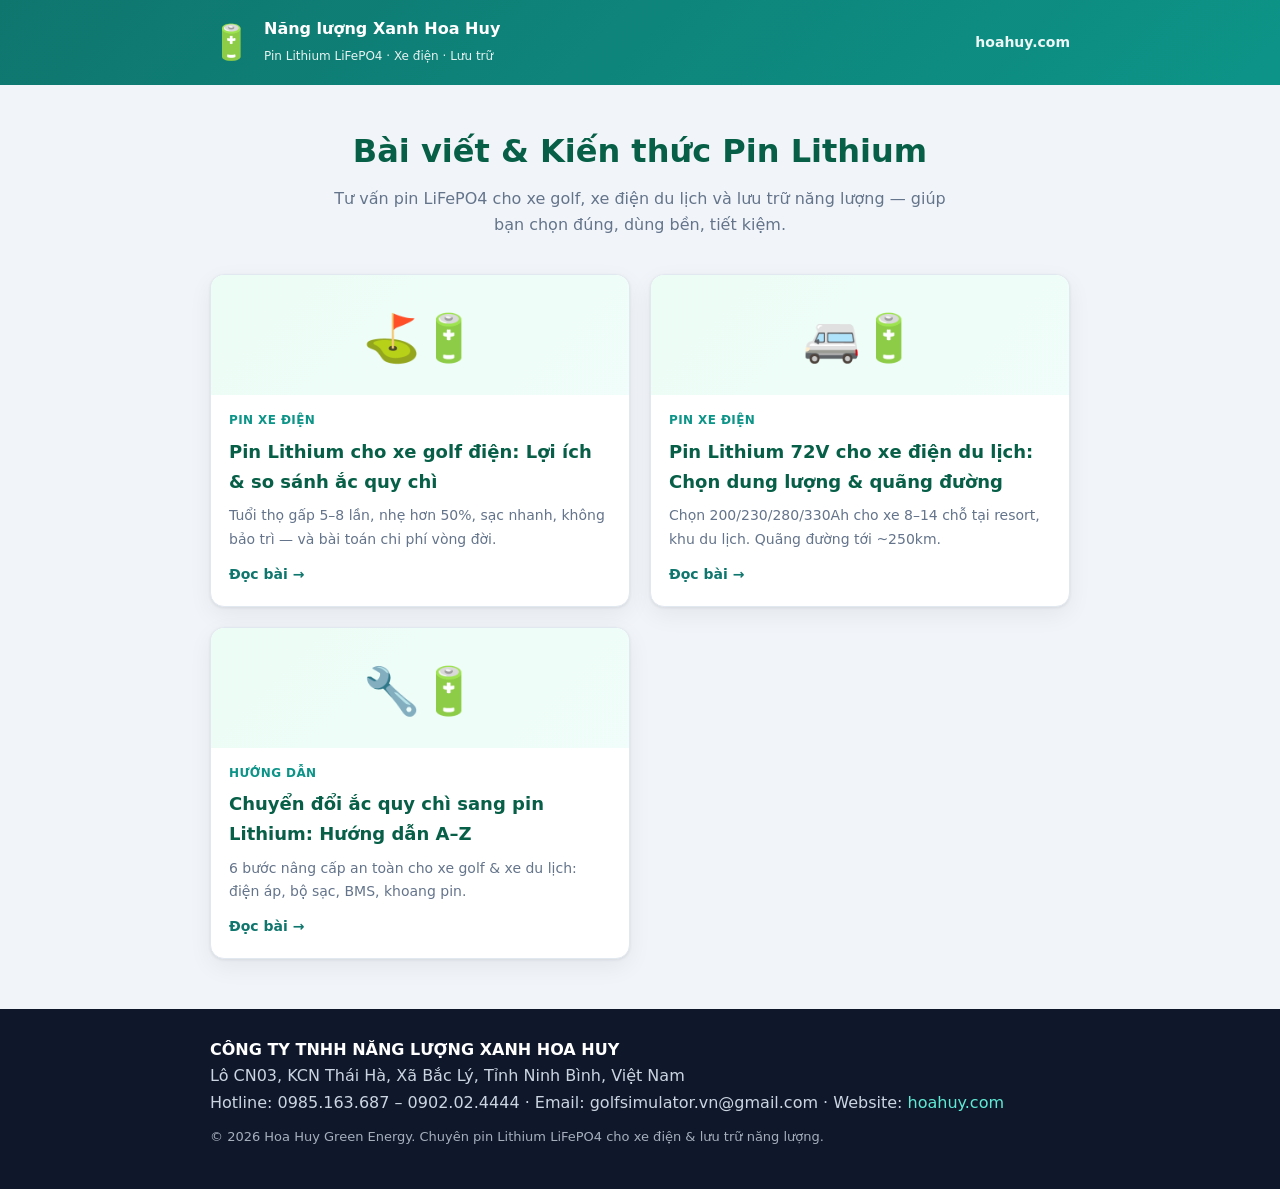
<file: bai-viet/index.html>
<!DOCTYPE html>
<html lang="vi">
<head>
<meta charset="UTF-8" />
<meta name="viewport" content="width=device-width, initial-scale=1.0" />
<title>Bài viết & Tin tức Pin Lithium xe điện | Năng lượng Xanh Hoa Huy</title>
<meta name="description" content="Kiến thức pin lithium LiFePO4 cho xe golf, xe điện du lịch: so sánh ắc quy chì, chọn dung lượng 72V, hướng dẫn chuyển đổi. Tư vấn bởi Hoa Huy Green Energy." />
<link rel="canonical" href="https://hoahuy.com/bai-viet/" />
<link rel="icon" href="data:image/svg+xml,<svg xmlns='http://www.w3.org/2000/svg' viewBox='0 0 100 100'><text y='.9em' font-size='90'>🔋</text></svg>" />
<link rel="stylesheet" href="style.css" />
</head>
<body>
<header class="site-header">
  <div class="header-inner">
    <a class="brand" href="index.html">
      <span class="brand-logo">🔋</span>
      <span><b>Năng lượng Xanh Hoa Huy</b><small>Pin Lithium LiFePO4 · Xe điện · Lưu trữ</small></span>
    </a>
    <nav><a href="https://hoahuy.com">hoahuy.com</a></nav>
  </div>
</header>

<div class="hero">
  <h1>Bài viết & Kiến thức Pin Lithium</h1>
  <p>Tư vấn pin LiFePO4 cho xe golf, xe điện du lịch và lưu trữ năng lượng — giúp bạn chọn đúng, dùng bền, tiết kiệm.</p>
</div>

<div class="wrap">
  <div class="card-grid">

    <a class="card" href="pin-lithium-xe-golf.html">
      <div class="thumb">⛳🔋</div>
      <div class="body">
        <span class="cat">Pin xe điện</span>
        <h2>Pin Lithium cho xe golf điện: Lợi ích & so sánh ắc quy chì</h2>
        <p>Tuổi thọ gấp 5–8 lần, nhẹ hơn 50%, sạc nhanh, không bảo trì — và bài toán chi phí vòng đời.</p>
        <span class="more">Đọc bài →</span>
      </div>
    </a>

    <a class="card" href="pin-lithium-xe-dien-du-lich-72v.html">
      <div class="thumb">🚐🔋</div>
      <div class="body">
        <span class="cat">Pin xe điện</span>
        <h2>Pin Lithium 72V cho xe điện du lịch: Chọn dung lượng & quãng đường</h2>
        <p>Chọn 200/230/280/330Ah cho xe 8–14 chỗ tại resort, khu du lịch. Quãng đường tới ~250km.</p>
        <span class="more">Đọc bài →</span>
      </div>
    </a>

    <a class="card" href="chuyen-doi-ac-quy-chi-sang-pin-lithium.html">
      <div class="thumb">🔧🔋</div>
      <div class="body">
        <span class="cat">Hướng dẫn</span>
        <h2>Chuyển đổi ắc quy chì sang pin Lithium: Hướng dẫn A–Z</h2>
        <p>6 bước nâng cấp an toàn cho xe golf & xe du lịch: điện áp, bộ sạc, BMS, khoang pin.</p>
        <span class="more">Đọc bài →</span>
      </div>
    </a>

  </div>
</div>

<footer class="site-footer">
  <div class="wrap">
    <b>CÔNG TY TNHH NĂNG LƯỢNG XANH HOA HUY</b><br />
    Lô CN03, KCN Thái Hà, Xã Bắc Lý, Tỉnh Ninh Bình, Việt Nam<br />
    Hotline: 0985.163.687 – 0902.02.4444 · Email: golfsimulator.vn@gmail.com · Website: <a href="https://hoahuy.com">hoahuy.com</a>
    <p class="small">© 2026 Hoa Huy Green Energy. Chuyên pin Lithium LiFePO4 cho xe điện & lưu trữ năng lượng.</p>
  </div>
</footer>
</body>
</html>
</file>
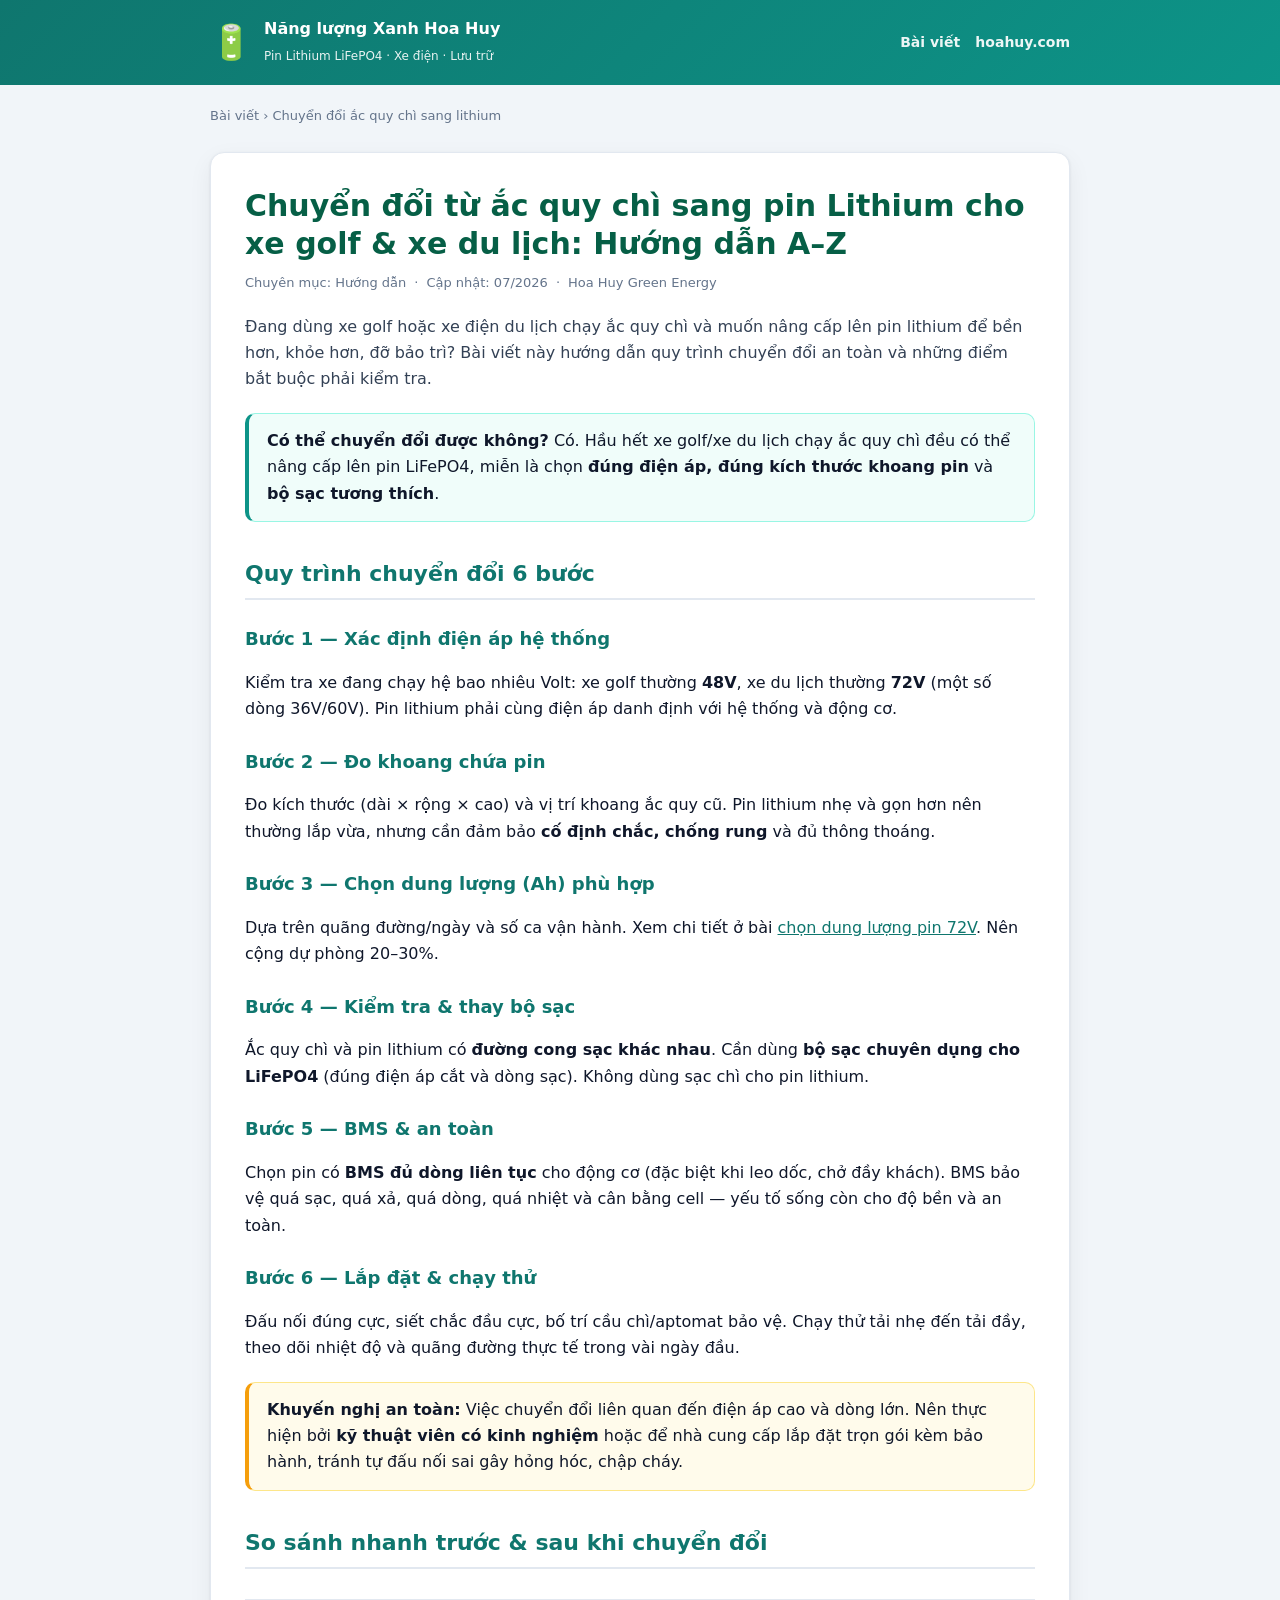
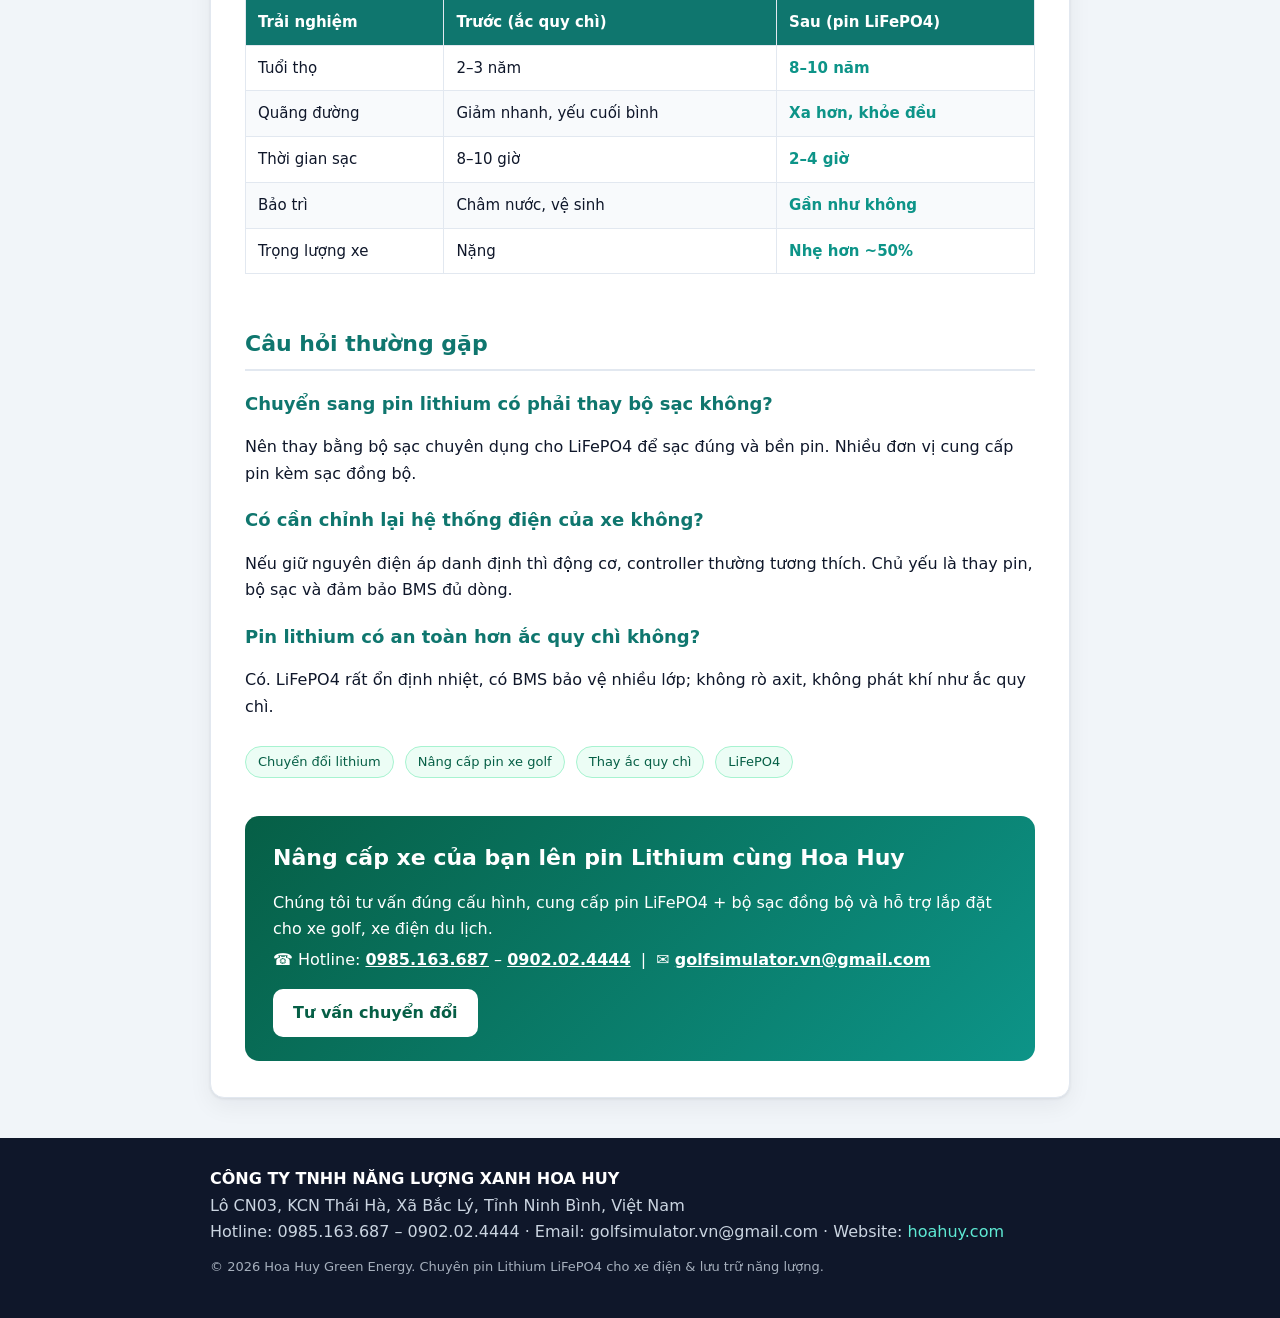
<file: bai-viet/chuyen-doi-ac-quy-chi-sang-pin-lithium.html>
<!DOCTYPE html>
<html lang="vi">
<head>
<meta charset="UTF-8" />
<meta name="viewport" content="width=device-width, initial-scale=1.0" />
<title>Chuyển đổi ắc quy chì sang pin Lithium cho xe golf & xe du lịch: Hướng dẫn A–Z | Hoa Huy</title>
<meta name="description" content="Hướng dẫn thay ắc quy chì bằng pin lithium LiFePO4 cho xe golf, xe điện du lịch: kiểm tra điện áp, bộ sạc, BMS, khoang pin, an toàn và bảo hành." />
<meta name="keywords" content="chuyển đổi ắc quy chì sang lithium, thay pin xe golf, nâng cấp pin lithium xe điện, độ pin lithium xe du lịch" />
<link rel="canonical" href="https://hoahuy.com/bai-viet/chuyen-doi-ac-quy-chi-sang-pin-lithium.html" />
<meta property="og:type" content="article" />
<meta property="og:title" content="Chuyển đổi ắc quy chì sang pin Lithium cho xe golf & xe du lịch: Hướng dẫn A–Z" />
<meta property="og:description" content="6 bước và các lưu ý an toàn khi nâng cấp từ ắc quy chì lên pin lithium LiFePO4 cho xe golf, xe điện du lịch." />
<link rel="icon" href="data:image/svg+xml,<svg xmlns='http://www.w3.org/2000/svg' viewBox='0 0 100 100'><text y='.9em' font-size='90'>🔋</text></svg>" />
<link rel="stylesheet" href="style.css" />
<script type="application/ld+json">
{
  "@context": "https://schema.org",
  "@type": "Article",
  "headline": "Chuyển đổi ắc quy chì sang pin Lithium cho xe golf & xe du lịch",
  "description": "Hướng dẫn từng bước nâng cấp từ ắc quy chì lên pin lithium LiFePO4 cho xe golf và xe điện du lịch.",
  "author": { "@type": "Organization", "name": "Công ty TNHH Năng lượng Xanh Hoa Huy" },
  "publisher": { "@type": "Organization", "name": "Hoa Huy Green Energy" },
  "inLanguage": "vi-VN"
}
</script>
</head>
<body>
<header class="site-header">
  <div class="header-inner">
    <a class="brand" href="index.html">
      <span class="brand-logo">🔋</span>
      <span><b>Năng lượng Xanh Hoa Huy</b><small>Pin Lithium LiFePO4 · Xe điện · Lưu trữ</small></span>
    </a>
    <nav><a href="index.html">Bài viết</a> &nbsp; <a href="https://hoahuy.com">hoahuy.com</a></nav>
  </div>
</header>

<div class="wrap">
  <p class="breadcrumb"><a href="index.html">Bài viết</a> › Chuyển đổi ắc quy chì sang lithium</p>
  <article class="article">
    <h1>Chuyển đổi từ ắc quy chì sang pin Lithium cho xe golf & xe du lịch: Hướng dẫn A–Z</h1>
    <div class="meta"><span>Chuyên mục: Hướng dẫn</span><span>Cập nhật: 07/2026</span><span>Hoa Huy Green Energy</span></div>

    <p class="lead">Đang dùng xe golf hoặc xe điện du lịch chạy ắc quy chì và muốn nâng cấp lên pin lithium để bền hơn, khỏe hơn, đỡ bảo trì? Bài viết này hướng dẫn quy trình chuyển đổi an toàn và những điểm bắt buộc phải kiểm tra.</p>

    <div class="callout">
      <b>Có thể chuyển đổi được không?</b> Có. Hầu hết xe golf/xe du lịch chạy ắc quy chì đều có thể nâng cấp lên pin LiFePO4, miễn là chọn <strong>đúng điện áp, đúng kích thước khoang pin</strong> và <strong>bộ sạc tương thích</strong>.
    </div>

    <h2>Quy trình chuyển đổi 6 bước</h2>

    <h3>Bước 1 — Xác định điện áp hệ thống</h3>
    <p>Kiểm tra xe đang chạy hệ bao nhiêu Volt: xe golf thường <strong>48V</strong>, xe du lịch thường <strong>72V</strong> (một số dòng 36V/60V). Pin lithium phải cùng điện áp danh định với hệ thống và động cơ.</p>

    <h3>Bước 2 — Đo khoang chứa pin</h3>
    <p>Đo kích thước (dài × rộng × cao) và vị trí khoang ắc quy cũ. Pin lithium nhẹ và gọn hơn nên thường lắp vừa, nhưng cần đảm bảo <strong>cố định chắc, chống rung</strong> và đủ thông thoáng.</p>

    <h3>Bước 3 — Chọn dung lượng (Ah) phù hợp</h3>
    <p>Dựa trên quãng đường/ngày và số ca vận hành. Xem chi tiết ở bài <a href="pin-lithium-xe-dien-du-lich-72v.html">chọn dung lượng pin 72V</a>. Nên cộng dự phòng 20–30%.</p>

    <h3>Bước 4 — Kiểm tra & thay bộ sạc</h3>
    <p>Ắc quy chì và pin lithium có <strong>đường cong sạc khác nhau</strong>. Cần dùng <strong>bộ sạc chuyên dụng cho LiFePO4</strong> (đúng điện áp cắt và dòng sạc). Không dùng sạc chì cho pin lithium.</p>

    <h3>Bước 5 — BMS & an toàn</h3>
    <p>Chọn pin có <strong>BMS đủ dòng liên tục</strong> cho động cơ (đặc biệt khi leo dốc, chở đầy khách). BMS bảo vệ quá sạc, quá xả, quá dòng, quá nhiệt và cân bằng cell — yếu tố sống còn cho độ bền và an toàn.</p>

    <h3>Bước 6 — Lắp đặt & chạy thử</h3>
    <p>Đấu nối đúng cực, siết chắc đầu cực, bố trí cầu chì/aptomat bảo vệ. Chạy thử tải nhẹ đến tải đầy, theo dõi nhiệt độ và quãng đường thực tế trong vài ngày đầu.</p>

    <div class="callout warn">
      <b>Khuyến nghị an toàn:</b> Việc chuyển đổi liên quan đến điện áp cao và dòng lớn. Nên thực hiện bởi <strong>kỹ thuật viên có kinh nghiệm</strong> hoặc để nhà cung cấp lắp đặt trọn gói kèm bảo hành, tránh tự đấu nối sai gây hỏng hóc, chập cháy.
    </div>

    <h2>So sánh nhanh trước & sau khi chuyển đổi</h2>
    <div class="table-scroll">
    <table>
      <thead><tr><th>Trải nghiệm</th><th>Trước (ắc quy chì)</th><th>Sau (pin LiFePO4)</th></tr></thead>
      <tbody>
        <tr><td>Tuổi thọ</td><td>2–3 năm</td><td class="tick">8–10 năm</td></tr>
        <tr><td>Quãng đường</td><td>Giảm nhanh, yếu cuối bình</td><td class="tick">Xa hơn, khỏe đều</td></tr>
        <tr><td>Thời gian sạc</td><td>8–10 giờ</td><td class="tick">2–4 giờ</td></tr>
        <tr><td>Bảo trì</td><td>Châm nước, vệ sinh</td><td class="tick">Gần như không</td></tr>
        <tr><td>Trọng lượng xe</td><td>Nặng</td><td class="tick">Nhẹ hơn ~50%</td></tr>
      </tbody>
    </table>
    </div>

    <h2>Câu hỏi thường gặp</h2>
    <div class="faq">
      <h3>Chuyển sang pin lithium có phải thay bộ sạc không?</h3>
      <p>Nên thay bằng bộ sạc chuyên dụng cho LiFePO4 để sạc đúng và bền pin. Nhiều đơn vị cung cấp pin kèm sạc đồng bộ.</p>
      <h3>Có cần chỉnh lại hệ thống điện của xe không?</h3>
      <p>Nếu giữ nguyên điện áp danh định thì động cơ, controller thường tương thích. Chủ yếu là thay pin, bộ sạc và đảm bảo BMS đủ dòng.</p>
      <h3>Pin lithium có an toàn hơn ắc quy chì không?</h3>
      <p>Có. LiFePO4 rất ổn định nhiệt, có BMS bảo vệ nhiều lớp; không rò axit, không phát khí như ắc quy chì.</p>
    </div>

    <div class="tags">
      <span class="tag">Chuyển đổi lithium</span>
      <span class="tag">Nâng cấp pin xe golf</span>
      <span class="tag">Thay ắc quy chì</span>
      <span class="tag">LiFePO4</span>
    </div>

    <div class="cta">
      <h2>Nâng cấp xe của bạn lên pin Lithium cùng Hoa Huy</h2>
      <p>Chúng tôi tư vấn đúng cấu hình, cung cấp pin LiFePO4 + bộ sạc đồng bộ và hỗ trợ lắp đặt cho xe golf, xe điện du lịch.</p>
      <p>☎ Hotline: <a href="tel:0985163687">0985.163.687</a> – <a href="tel:0902024444">0902.02.4444</a> &nbsp;|&nbsp; ✉ <a href="mailto:golfsimulator.vn@gmail.com">golfsimulator.vn@gmail.com</a></p>
      <a class="btn" href="tel:0985163687">Tư vấn chuyển đổi</a>
    </div>
  </article>
</div>

<footer class="site-footer">
  <div class="wrap">
    <b>CÔNG TY TNHH NĂNG LƯỢNG XANH HOA HUY</b><br />
    Lô CN03, KCN Thái Hà, Xã Bắc Lý, Tỉnh Ninh Bình, Việt Nam<br />
    Hotline: 0985.163.687 – 0902.02.4444 · Email: golfsimulator.vn@gmail.com · Website: <a href="https://hoahuy.com">hoahuy.com</a>
    <p class="small">© 2026 Hoa Huy Green Energy. Chuyên pin Lithium LiFePO4 cho xe điện & lưu trữ năng lượng.</p>
  </div>
</footer>
</body>
</html>
</file>
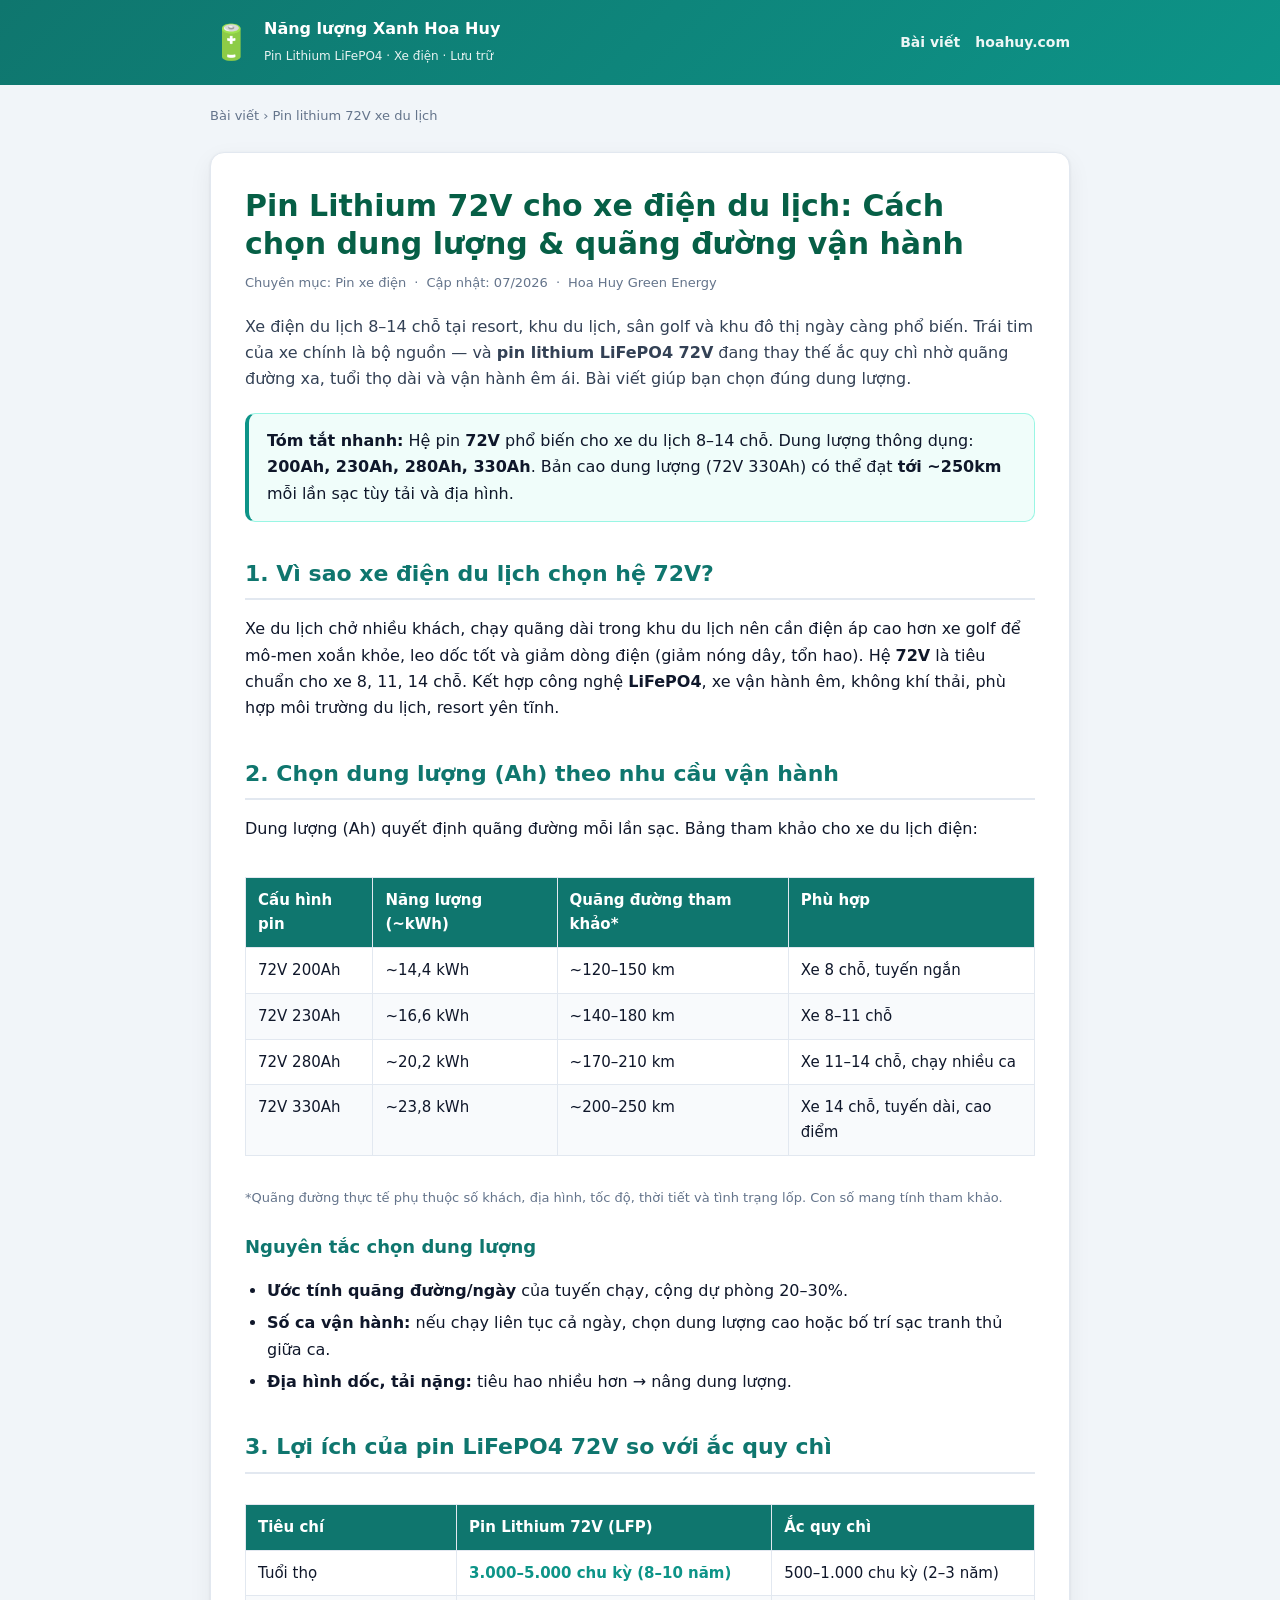
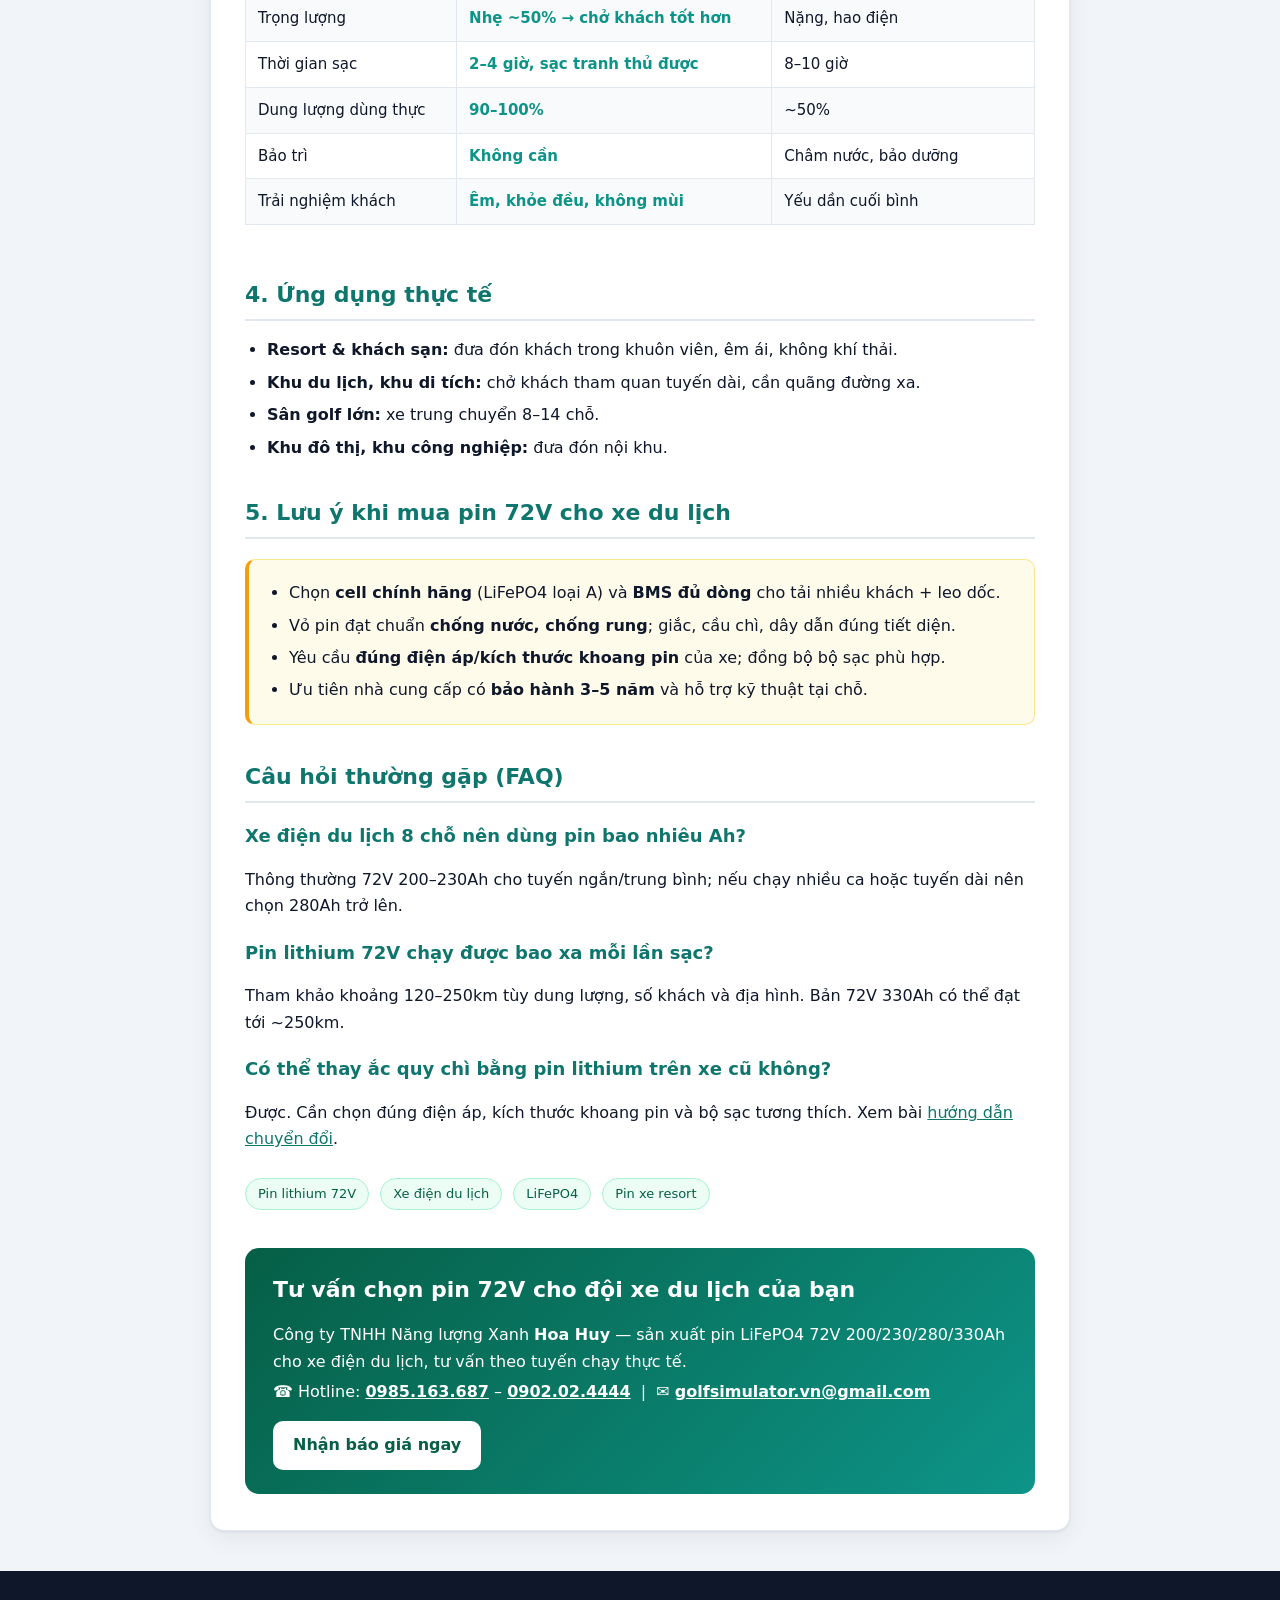
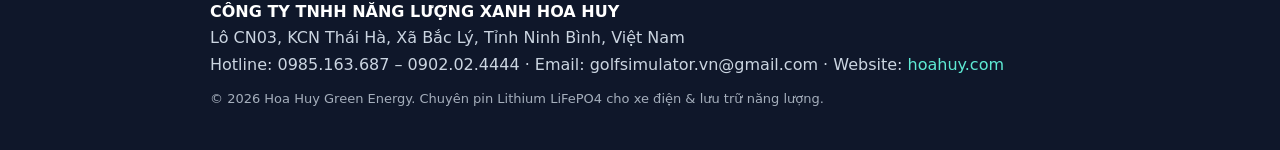
<file: bai-viet/pin-lithium-xe-dien-du-lich-72v.html>
<!DOCTYPE html>
<html lang="vi">
<head>
<meta charset="UTF-8" />
<meta name="viewport" content="width=device-width, initial-scale=1.0" />
<title>Pin Lithium 72V cho xe điện du lịch: Chọn dung lượng & quãng đường | Hoa Huy</title>
<meta name="description" content="Hướng dẫn chọn pin lithium LiFePO4 72V (200Ah, 230Ah, 280Ah, 330Ah) cho xe điện du lịch 8–14 chỗ tại resort, khu du lịch: quãng đường, tuổi thọ, chi phí." />
<meta name="keywords" content="pin lithium xe điện du lịch, pin 72V, pin LiFePO4 72V, xe điện du lịch 8 chỗ, pin xe điện resort" />
<link rel="canonical" href="https://hoahuy.com/bai-viet/pin-lithium-xe-dien-du-lich-72v.html" />
<meta property="og:type" content="article" />
<meta property="og:title" content="Pin Lithium 72V cho xe điện du lịch: Chọn dung lượng & quãng đường" />
<meta property="og:description" content="Chọn pin lithium 72V 200–330Ah cho xe điện du lịch 8–14 chỗ: quãng đường tới 250km, tuổi thọ 8–10 năm." />
<link rel="icon" href="data:image/svg+xml,<svg xmlns='http://www.w3.org/2000/svg' viewBox='0 0 100 100'><text y='.9em' font-size='90'>🔋</text></svg>" />
<link rel="stylesheet" href="style.css" />
<script type="application/ld+json">
{
  "@context": "https://schema.org",
  "@type": "Article",
  "headline": "Pin Lithium 72V cho xe điện du lịch: Chọn dung lượng & quãng đường",
  "description": "Hướng dẫn chọn pin lithium LiFePO4 72V cho xe điện du lịch 8–14 chỗ tại resort, khu du lịch.",
  "author": { "@type": "Organization", "name": "Công ty TNHH Năng lượng Xanh Hoa Huy" },
  "publisher": { "@type": "Organization", "name": "Hoa Huy Green Energy" },
  "inLanguage": "vi-VN"
}
</script>
</head>
<body>
<header class="site-header">
  <div class="header-inner">
    <a class="brand" href="index.html">
      <span class="brand-logo">🔋</span>
      <span><b>Năng lượng Xanh Hoa Huy</b><small>Pin Lithium LiFePO4 · Xe điện · Lưu trữ</small></span>
    </a>
    <nav><a href="index.html">Bài viết</a> &nbsp; <a href="https://hoahuy.com">hoahuy.com</a></nav>
  </div>
</header>

<div class="wrap">
  <p class="breadcrumb"><a href="index.html">Bài viết</a> › Pin lithium 72V xe du lịch</p>
  <article class="article">
    <h1>Pin Lithium 72V cho xe điện du lịch: Cách chọn dung lượng & quãng đường vận hành</h1>
    <div class="meta"><span>Chuyên mục: Pin xe điện</span><span>Cập nhật: 07/2026</span><span>Hoa Huy Green Energy</span></div>

    <p class="lead">Xe điện du lịch 8–14 chỗ tại resort, khu du lịch, sân golf và khu đô thị ngày càng phổ biến. Trái tim của xe chính là bộ nguồn — và <strong>pin lithium LiFePO4 72V</strong> đang thay thế ắc quy chì nhờ quãng đường xa, tuổi thọ dài và vận hành êm ái. Bài viết giúp bạn chọn đúng dung lượng.</p>

    <div class="callout">
      <b>Tóm tắt nhanh:</b> Hệ pin <strong>72V</strong> phổ biến cho xe du lịch 8–14 chỗ. Dung lượng thông dụng: <strong>200Ah, 230Ah, 280Ah, 330Ah</strong>. Bản cao dung lượng (72V 330Ah) có thể đạt <strong>tới ~250km</strong> mỗi lần sạc tùy tải và địa hình.
    </div>

    <h2>1. Vì sao xe điện du lịch chọn hệ 72V?</h2>
    <p>Xe du lịch chở nhiều khách, chạy quãng dài trong khu du lịch nên cần điện áp cao hơn xe golf để mô-men xoắn khỏe, leo dốc tốt và giảm dòng điện (giảm nóng dây, tổn hao). Hệ <strong>72V</strong> là tiêu chuẩn cho xe 8, 11, 14 chỗ. Kết hợp công nghệ <strong>LiFePO4</strong>, xe vận hành êm, không khí thải, phù hợp môi trường du lịch, resort yên tĩnh.</p>

    <h2>2. Chọn dung lượng (Ah) theo nhu cầu vận hành</h2>
    <p>Dung lượng (Ah) quyết định quãng đường mỗi lần sạc. Bảng tham khảo cho xe du lịch điện:</p>
    <div class="table-scroll">
    <table>
      <thead>
        <tr><th>Cấu hình pin</th><th>Năng lượng (~kWh)</th><th>Quãng đường tham khảo*</th><th>Phù hợp</th></tr>
      </thead>
      <tbody>
        <tr><td>72V 200Ah</td><td>~14,4 kWh</td><td>~120–150 km</td><td>Xe 8 chỗ, tuyến ngắn</td></tr>
        <tr><td>72V 230Ah</td><td>~16,6 kWh</td><td>~140–180 km</td><td>Xe 8–11 chỗ</td></tr>
        <tr><td>72V 280Ah</td><td>~20,2 kWh</td><td>~170–210 km</td><td>Xe 11–14 chỗ, chạy nhiều ca</td></tr>
        <tr><td>72V 330Ah</td><td>~23,8 kWh</td><td>~200–250 km</td><td>Xe 14 chỗ, tuyến dài, cao điểm</td></tr>
      </tbody>
    </table>
    </div>
    <p class="hint" style="font-size:13px;color:var(--muted)">*Quãng đường thực tế phụ thuộc số khách, địa hình, tốc độ, thời tiết và tình trạng lốp. Con số mang tính tham khảo.</p>

    <h3>Nguyên tắc chọn dung lượng</h3>
    <ul>
      <li><strong>Ước tính quãng đường/ngày</strong> của tuyến chạy, cộng dự phòng 20–30%.</li>
      <li><strong>Số ca vận hành:</strong> nếu chạy liên tục cả ngày, chọn dung lượng cao hoặc bố trí sạc tranh thủ giữa ca.</li>
      <li><strong>Địa hình dốc, tải nặng:</strong> tiêu hao nhiều hơn → nâng dung lượng.</li>
    </ul>

    <h2>3. Lợi ích của pin LiFePO4 72V so với ắc quy chì</h2>
    <div class="table-scroll">
    <table>
      <thead><tr><th>Tiêu chí</th><th>Pin Lithium 72V (LFP)</th><th>Ắc quy chì</th></tr></thead>
      <tbody>
        <tr><td>Tuổi thọ</td><td class="tick">3.000–5.000 chu kỳ (8–10 năm)</td><td>500–1.000 chu kỳ (2–3 năm)</td></tr>
        <tr><td>Trọng lượng</td><td class="tick">Nhẹ ~50% → chở khách tốt hơn</td><td>Nặng, hao điện</td></tr>
        <tr><td>Thời gian sạc</td><td class="tick">2–4 giờ, sạc tranh thủ được</td><td>8–10 giờ</td></tr>
        <tr><td>Dung lượng dùng thực</td><td class="tick">90–100%</td><td>~50%</td></tr>
        <tr><td>Bảo trì</td><td class="tick">Không cần</td><td>Châm nước, bảo dưỡng</td></tr>
        <tr><td>Trải nghiệm khách</td><td class="tick">Êm, khỏe đều, không mùi</td><td>Yếu dần cuối bình</td></tr>
      </tbody>
    </table>
    </div>

    <h2>4. Ứng dụng thực tế</h2>
    <ul>
      <li><strong>Resort & khách sạn:</strong> đưa đón khách trong khuôn viên, êm ái, không khí thải.</li>
      <li><strong>Khu du lịch, khu di tích:</strong> chở khách tham quan tuyến dài, cần quãng đường xa.</li>
      <li><strong>Sân golf lớn:</strong> xe trung chuyển 8–14 chỗ.</li>
      <li><strong>Khu đô thị, khu công nghiệp:</strong> đưa đón nội khu.</li>
    </ul>

    <h2>5. Lưu ý khi mua pin 72V cho xe du lịch</h2>
    <div class="callout warn">
      <ul style="margin:0">
        <li>Chọn <strong>cell chính hãng</strong> (LiFePO4 loại A) và <strong>BMS đủ dòng</strong> cho tải nhiều khách + leo dốc.</li>
        <li>Vỏ pin đạt chuẩn <strong>chống nước, chống rung</strong>; giắc, cầu chì, dây dẫn đúng tiết diện.</li>
        <li>Yêu cầu <strong>đúng điện áp/kích thước khoang pin</strong> của xe; đồng bộ bộ sạc phù hợp.</li>
        <li>Ưu tiên nhà cung cấp có <strong>bảo hành 3–5 năm</strong> và hỗ trợ kỹ thuật tại chỗ.</li>
      </ul>
    </div>

    <h2>Câu hỏi thường gặp (FAQ)</h2>
    <div class="faq">
      <h3>Xe điện du lịch 8 chỗ nên dùng pin bao nhiêu Ah?</h3>
      <p>Thông thường 72V 200–230Ah cho tuyến ngắn/trung bình; nếu chạy nhiều ca hoặc tuyến dài nên chọn 280Ah trở lên.</p>
      <h3>Pin lithium 72V chạy được bao xa mỗi lần sạc?</h3>
      <p>Tham khảo khoảng 120–250km tùy dung lượng, số khách và địa hình. Bản 72V 330Ah có thể đạt tới ~250km.</p>
      <h3>Có thể thay ắc quy chì bằng pin lithium trên xe cũ không?</h3>
      <p>Được. Cần chọn đúng điện áp, kích thước khoang pin và bộ sạc tương thích. Xem bài <a href="chuyen-doi-ac-quy-chi-sang-pin-lithium.html">hướng dẫn chuyển đổi</a>.</p>
    </div>

    <div class="tags">
      <span class="tag">Pin lithium 72V</span>
      <span class="tag">Xe điện du lịch</span>
      <span class="tag">LiFePO4</span>
      <span class="tag">Pin xe resort</span>
    </div>

    <div class="cta">
      <h2>Tư vấn chọn pin 72V cho đội xe du lịch của bạn</h2>
      <p>Công ty TNHH Năng lượng Xanh <b>Hoa Huy</b> — sản xuất pin LiFePO4 72V 200/230/280/330Ah cho xe điện du lịch, tư vấn theo tuyến chạy thực tế.</p>
      <p>☎ Hotline: <a href="tel:0985163687">0985.163.687</a> – <a href="tel:0902024444">0902.02.4444</a> &nbsp;|&nbsp; ✉ <a href="mailto:golfsimulator.vn@gmail.com">golfsimulator.vn@gmail.com</a></p>
      <a class="btn" href="tel:0985163687">Nhận báo giá ngay</a>
    </div>
  </article>
</div>

<footer class="site-footer">
  <div class="wrap">
    <b>CÔNG TY TNHH NĂNG LƯỢNG XANH HOA HUY</b><br />
    Lô CN03, KCN Thái Hà, Xã Bắc Lý, Tỉnh Ninh Bình, Việt Nam<br />
    Hotline: 0985.163.687 – 0902.02.4444 · Email: golfsimulator.vn@gmail.com · Website: <a href="https://hoahuy.com">hoahuy.com</a>
    <p class="small">© 2026 Hoa Huy Green Energy. Chuyên pin Lithium LiFePO4 cho xe điện & lưu trữ năng lượng.</p>
  </div>
</footer>
</body>
</html>
</file>
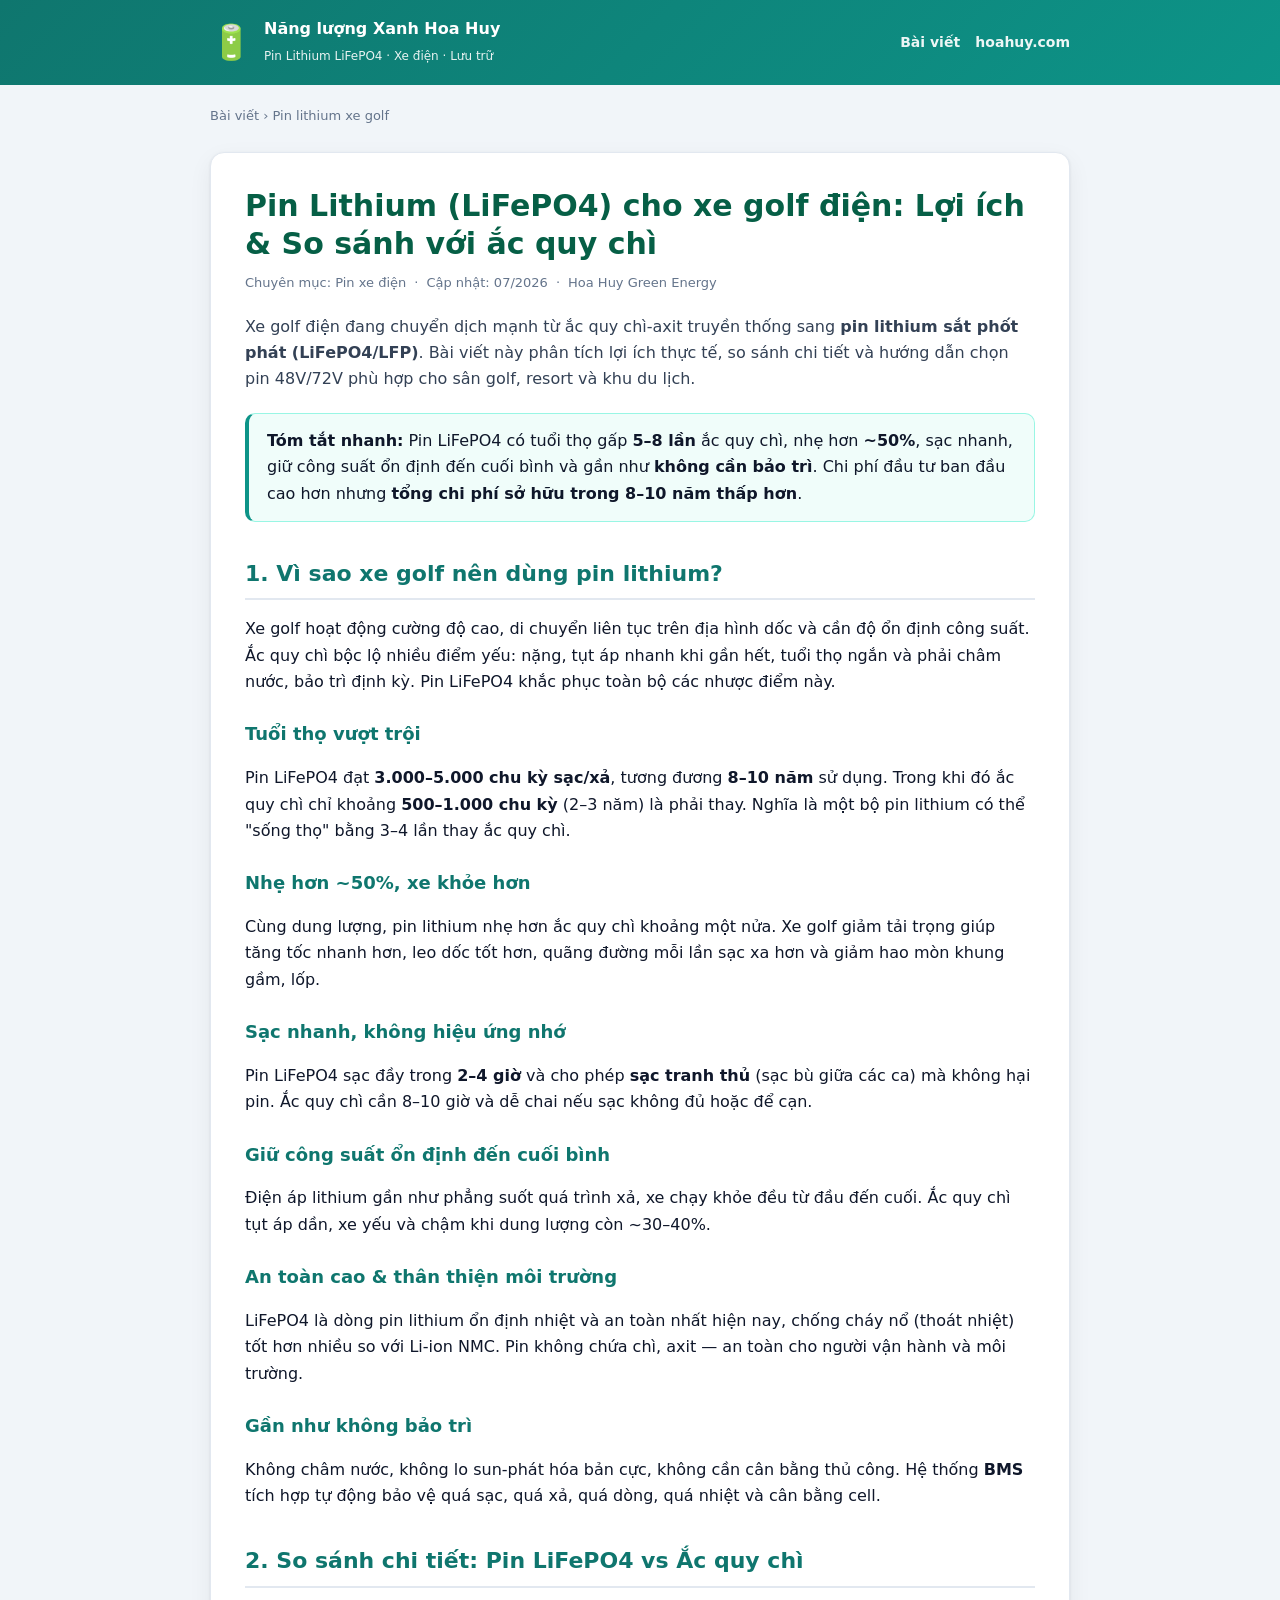
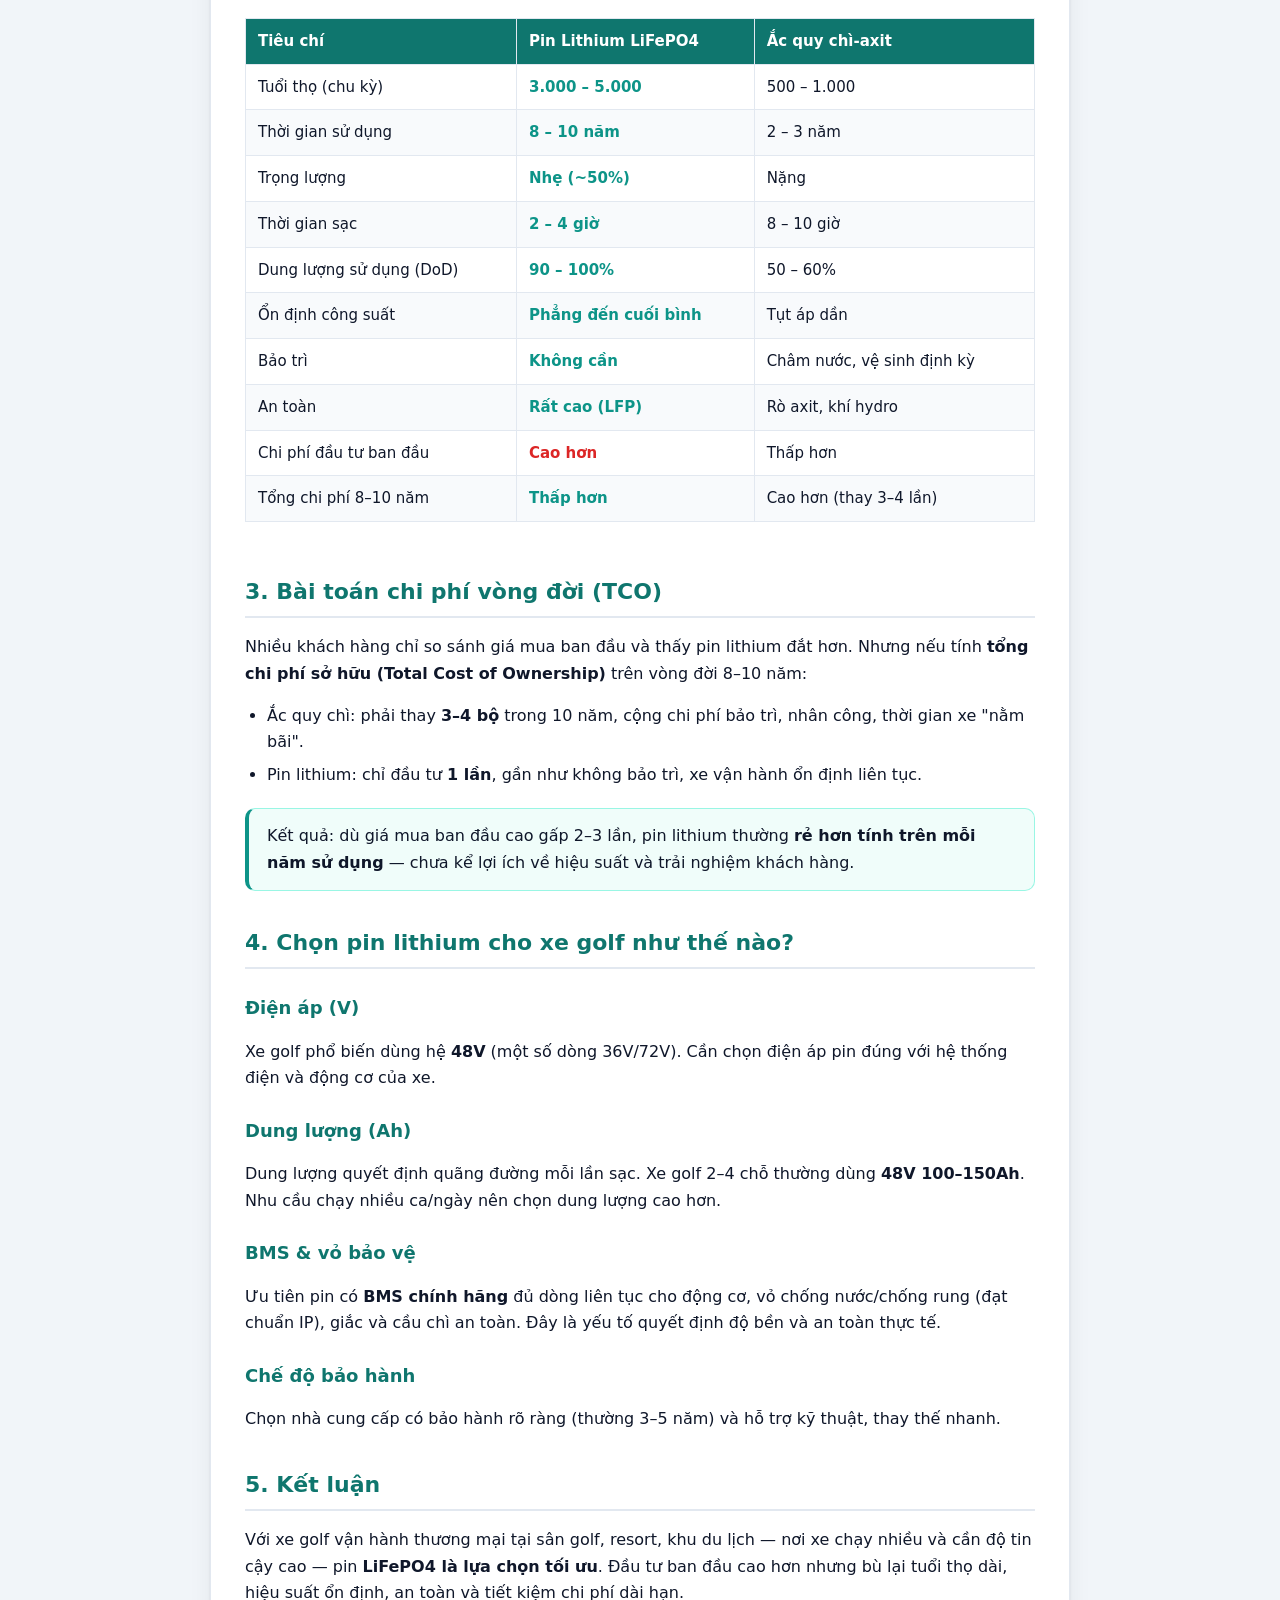
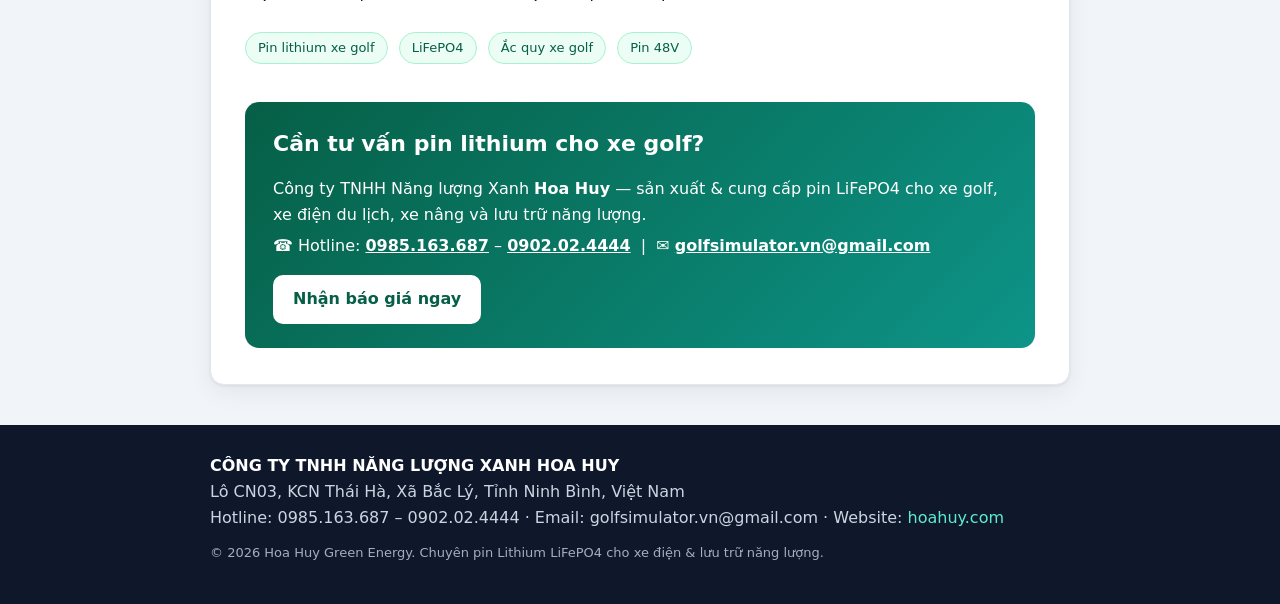
<file: bai-viet/pin-lithium-xe-golf.html>
<!DOCTYPE html>
<html lang="vi">
<head>
<meta charset="UTF-8" />
<meta name="viewport" content="width=device-width, initial-scale=1.0" />
<title>Pin Lithium (LiFePO4) cho xe golf điện: Lợi ích & So sánh ắc quy chì | Hoa Huy</title>
<meta name="description" content="Vì sao nên thay ắc quy chì bằng pin lithium LiFePO4 cho xe golf điện? So sánh tuổi thọ, trọng lượng, chi phí vòng đời và cách chọn pin 48V/72V chuẩn." />
<meta name="keywords" content="pin lithium xe golf, pin LiFePO4 xe golf, ắc quy xe golf, pin xe điện sân golf, thay ắc quy chì" />
<link rel="canonical" href="https://hoahuy.com/bai-viet/pin-lithium-xe-golf.html" />
<meta property="og:type" content="article" />
<meta property="og:title" content="Pin Lithium (LiFePO4) cho xe golf điện: Lợi ích & So sánh ắc quy chì" />
<meta property="og:description" content="So sánh pin lithium LiFePO4 với ắc quy chì cho xe golf: tuổi thọ 3000–5000 chu kỳ, nhẹ hơn 50%, sạc nhanh, không bảo trì." />
<link rel="icon" href="data:image/svg+xml,<svg xmlns='http://www.w3.org/2000/svg' viewBox='0 0 100 100'><text y='.9em' font-size='90'>🔋</text></svg>" />
<link rel="stylesheet" href="style.css" />
<script type="application/ld+json">
{
  "@context": "https://schema.org",
  "@type": "Article",
  "headline": "Pin Lithium (LiFePO4) cho xe golf điện: Lợi ích & So sánh ắc quy chì",
  "description": "So sánh pin lithium LiFePO4 với ắc quy chì cho xe golf điện về tuổi thọ, trọng lượng, chi phí vòng đời và cách chọn cấu hình.",
  "author": { "@type": "Organization", "name": "Công ty TNHH Năng lượng Xanh Hoa Huy" },
  "publisher": { "@type": "Organization", "name": "Hoa Huy Green Energy" },
  "inLanguage": "vi-VN"
}
</script>
</head>
<body>
<header class="site-header">
  <div class="header-inner">
    <a class="brand" href="index.html">
      <span class="brand-logo">🔋</span>
      <span><b>Năng lượng Xanh Hoa Huy</b><small>Pin Lithium LiFePO4 · Xe điện · Lưu trữ</small></span>
    </a>
    <nav><a href="index.html">Bài viết</a> &nbsp; <a href="https://hoahuy.com">hoahuy.com</a></nav>
  </div>
</header>

<div class="wrap">
  <p class="breadcrumb"><a href="index.html">Bài viết</a> › Pin lithium xe golf</p>
  <article class="article">
    <h1>Pin Lithium (LiFePO4) cho xe golf điện: Lợi ích & So sánh với ắc quy chì</h1>
    <div class="meta"><span>Chuyên mục: Pin xe điện</span><span>Cập nhật: 07/2026</span><span>Hoa Huy Green Energy</span></div>

    <p class="lead">Xe golf điện đang chuyển dịch mạnh từ ắc quy chì-axit truyền thống sang <strong>pin lithium sắt phốt phát (LiFePO4/LFP)</strong>. Bài viết này phân tích lợi ích thực tế, so sánh chi tiết và hướng dẫn chọn pin 48V/72V phù hợp cho sân golf, resort và khu du lịch.</p>

    <div class="callout">
      <b>Tóm tắt nhanh:</b> Pin LiFePO4 có tuổi thọ gấp <strong>5–8 lần</strong> ắc quy chì, nhẹ hơn <strong>~50%</strong>, sạc nhanh, giữ công suất ổn định đến cuối bình và gần như <strong>không cần bảo trì</strong>. Chi phí đầu tư ban đầu cao hơn nhưng <strong>tổng chi phí sở hữu trong 8–10 năm thấp hơn</strong>.
    </div>

    <h2>1. Vì sao xe golf nên dùng pin lithium?</h2>
    <p>Xe golf hoạt động cường độ cao, di chuyển liên tục trên địa hình dốc và cần độ ổn định công suất. Ắc quy chì bộc lộ nhiều điểm yếu: nặng, tụt áp nhanh khi gần hết, tuổi thọ ngắn và phải châm nước, bảo trì định kỳ. Pin LiFePO4 khắc phục toàn bộ các nhược điểm này.</p>

    <h3>Tuổi thọ vượt trội</h3>
    <p>Pin LiFePO4 đạt <strong>3.000–5.000 chu kỳ sạc/xả</strong>, tương đương <strong>8–10 năm</strong> sử dụng. Trong khi đó ắc quy chì chỉ khoảng <strong>500–1.000 chu kỳ</strong> (2–3 năm) là phải thay. Nghĩa là một bộ pin lithium có thể "sống thọ" bằng 3–4 lần thay ắc quy chì.</p>

    <h3>Nhẹ hơn ~50%, xe khỏe hơn</h3>
    <p>Cùng dung lượng, pin lithium nhẹ hơn ắc quy chì khoảng một nửa. Xe golf giảm tải trọng giúp tăng tốc nhanh hơn, leo dốc tốt hơn, quãng đường mỗi lần sạc xa hơn và giảm hao mòn khung gầm, lốp.</p>

    <h3>Sạc nhanh, không hiệu ứng nhớ</h3>
    <p>Pin LiFePO4 sạc đầy trong <strong>2–4 giờ</strong> và cho phép <strong>sạc tranh thủ</strong> (sạc bù giữa các ca) mà không hại pin. Ắc quy chì cần 8–10 giờ và dễ chai nếu sạc không đủ hoặc để cạn.</p>

    <h3>Giữ công suất ổn định đến cuối bình</h3>
    <p>Điện áp lithium gần như phẳng suốt quá trình xả, xe chạy khỏe đều từ đầu đến cuối. Ắc quy chì tụt áp dần, xe yếu và chậm khi dung lượng còn ~30–40%.</p>

    <h3>An toàn cao & thân thiện môi trường</h3>
    <p>LiFePO4 là dòng pin lithium ổn định nhiệt và an toàn nhất hiện nay, chống cháy nổ (thoát nhiệt) tốt hơn nhiều so với Li-ion NMC. Pin không chứa chì, axit — an toàn cho người vận hành và môi trường.</p>

    <h3>Gần như không bảo trì</h3>
    <p>Không châm nước, không lo sun-phát hóa bản cực, không cần cân bằng thủ công. Hệ thống <strong>BMS</strong> tích hợp tự động bảo vệ quá sạc, quá xả, quá dòng, quá nhiệt và cân bằng cell.</p>

    <h2>2. So sánh chi tiết: Pin LiFePO4 vs Ắc quy chì</h2>
    <div class="table-scroll">
    <table>
      <thead>
        <tr><th>Tiêu chí</th><th>Pin Lithium LiFePO4</th><th>Ắc quy chì-axit</th></tr>
      </thead>
      <tbody>
        <tr><td>Tuổi thọ (chu kỳ)</td><td class="tick">3.000 – 5.000</td><td>500 – 1.000</td></tr>
        <tr><td>Thời gian sử dụng</td><td class="tick">8 – 10 năm</td><td>2 – 3 năm</td></tr>
        <tr><td>Trọng lượng</td><td class="tick">Nhẹ (~50%)</td><td>Nặng</td></tr>
        <tr><td>Thời gian sạc</td><td class="tick">2 – 4 giờ</td><td>8 – 10 giờ</td></tr>
        <tr><td>Dung lượng sử dụng (DoD)</td><td class="tick">90 – 100%</td><td>50 – 60%</td></tr>
        <tr><td>Ổn định công suất</td><td class="tick">Phẳng đến cuối bình</td><td>Tụt áp dần</td></tr>
        <tr><td>Bảo trì</td><td class="tick">Không cần</td><td>Châm nước, vệ sinh định kỳ</td></tr>
        <tr><td>An toàn</td><td class="tick">Rất cao (LFP)</td><td>Rò axit, khí hydro</td></tr>
        <tr><td>Chi phí đầu tư ban đầu</td><td class="cross">Cao hơn</td><td>Thấp hơn</td></tr>
        <tr><td>Tổng chi phí 8–10 năm</td><td class="tick">Thấp hơn</td><td>Cao hơn (thay 3–4 lần)</td></tr>
      </tbody>
    </table>
    </div>

    <h2>3. Bài toán chi phí vòng đời (TCO)</h2>
    <p>Nhiều khách hàng chỉ so sánh giá mua ban đầu và thấy pin lithium đắt hơn. Nhưng nếu tính <strong>tổng chi phí sở hữu (Total Cost of Ownership)</strong> trên vòng đời 8–10 năm:</p>
    <ul>
      <li>Ắc quy chì: phải thay <strong>3–4 bộ</strong> trong 10 năm, cộng chi phí bảo trì, nhân công, thời gian xe "nằm bãi".</li>
      <li>Pin lithium: chỉ đầu tư <strong>1 lần</strong>, gần như không bảo trì, xe vận hành ổn định liên tục.</li>
    </ul>
    <div class="callout">Kết quả: dù giá mua ban đầu cao gấp 2–3 lần, pin lithium thường <strong>rẻ hơn tính trên mỗi năm sử dụng</strong> — chưa kể lợi ích về hiệu suất và trải nghiệm khách hàng.</div>

    <h2>4. Chọn pin lithium cho xe golf như thế nào?</h2>
    <h3>Điện áp (V)</h3>
    <p>Xe golf phổ biến dùng hệ <strong>48V</strong> (một số dòng 36V/72V). Cần chọn điện áp pin đúng với hệ thống điện và động cơ của xe.</p>
    <h3>Dung lượng (Ah)</h3>
    <p>Dung lượng quyết định quãng đường mỗi lần sạc. Xe golf 2–4 chỗ thường dùng <strong>48V 100–150Ah</strong>. Nhu cầu chạy nhiều ca/ngày nên chọn dung lượng cao hơn.</p>
    <h3>BMS & vỏ bảo vệ</h3>
    <p>Ưu tiên pin có <strong>BMS chính hãng</strong> đủ dòng liên tục cho động cơ, vỏ chống nước/chống rung (đạt chuẩn IP), giắc và cầu chì an toàn. Đây là yếu tố quyết định độ bền và an toàn thực tế.</p>
    <h3>Chế độ bảo hành</h3>
    <p>Chọn nhà cung cấp có bảo hành rõ ràng (thường 3–5 năm) và hỗ trợ kỹ thuật, thay thế nhanh.</p>

    <h2>5. Kết luận</h2>
    <p>Với xe golf vận hành thương mại tại sân golf, resort, khu du lịch — nơi xe chạy nhiều và cần độ tin cậy cao — pin <strong>LiFePO4 là lựa chọn tối ưu</strong>. Đầu tư ban đầu cao hơn nhưng bù lại tuổi thọ dài, hiệu suất ổn định, an toàn và tiết kiệm chi phí dài hạn.</p>

    <div class="tags">
      <span class="tag">Pin lithium xe golf</span>
      <span class="tag">LiFePO4</span>
      <span class="tag">Ắc quy xe golf</span>
      <span class="tag">Pin 48V</span>
    </div>

    <div class="cta">
      <h2>Cần tư vấn pin lithium cho xe golf?</h2>
      <p>Công ty TNHH Năng lượng Xanh <b>Hoa Huy</b> — sản xuất & cung cấp pin LiFePO4 cho xe golf, xe điện du lịch, xe nâng và lưu trữ năng lượng.</p>
      <p>☎ Hotline: <a href="tel:0985163687">0985.163.687</a> – <a href="tel:0902024444">0902.02.4444</a> &nbsp;|&nbsp; ✉ <a href="mailto:golfsimulator.vn@gmail.com">golfsimulator.vn@gmail.com</a></p>
      <a class="btn" href="tel:0985163687">Nhận báo giá ngay</a>
    </div>
  </article>
</div>

<footer class="site-footer">
  <div class="wrap">
    <b>CÔNG TY TNHH NĂNG LƯỢNG XANH HOA HUY</b><br />
    Lô CN03, KCN Thái Hà, Xã Bắc Lý, Tỉnh Ninh Bình, Việt Nam<br />
    Hotline: 0985.163.687 – 0902.02.4444 · Email: golfsimulator.vn@gmail.com · Website: <a href="https://hoahuy.com">hoahuy.com</a>
    <p class="small">© 2026 Hoa Huy Green Energy. Chuyên pin Lithium LiFePO4 cho xe điện & lưu trữ năng lượng.</p>
  </div>
</footer>
</body>
</html>
</file>
<file: bai-viet/style.css>
/* =========================================================================
 * bai-viet/style.css — Style cho chuyên mục Bài viết / Tin tức Hoa Huy
 * Đồng bộ nhận diện với ứng dụng chính (teal #0d9488, xanh #065f46).
 * ========================================================================= */
:root {
  --bg-soft: #f1f5f9;
  --panel: #ffffff;
  --border: #e2e8f0;
  --text: #0f172a;
  --muted: #64748b;
  --primary: #0d9488;
  --primary-dark: #0f766e;
  --accent: #f59e0b;
  --grand: #065f46;
  --radius: 14px;
  --shadow: 0 1px 3px rgba(15, 23, 42, 0.08), 0 8px 24px rgba(15, 23, 42, 0.06);
}
* { box-sizing: border-box; }
body {
  margin: 0;
  font-family: system-ui, -apple-system, "Segoe UI", Roboto, sans-serif;
  color: var(--text);
  background: var(--bg-soft);
  line-height: 1.65;
}
a { color: var(--primary-dark); }
img { max-width: 100%; }

/* ===== Header ===== */
.site-header { background: linear-gradient(135deg, var(--primary-dark), var(--primary)); color: #fff; }
.header-inner {
  max-width: 900px; margin: 0 auto; padding: 16px 20px;
  display: flex; align-items: center; justify-content: space-between; gap: 16px; flex-wrap: wrap;
}
.brand { display: flex; align-items: center; gap: 12px; text-decoration: none; color: #fff; }
.brand-logo { font-size: 34px; line-height: 1; }
.brand b { display: block; font-size: 16px; font-weight: 700; }
.brand small { font-size: 12px; opacity: 0.9; }
.header-inner nav a { color: #fff; text-decoration: none; font-weight: 600; font-size: 14px; opacity: 0.92; }
.header-inner nav a:hover { opacity: 1; text-decoration: underline; }

/* ===== Nội dung ===== */
.wrap { max-width: 900px; margin: 0 auto; padding: 0 20px; }
.article { background: var(--panel); border: 1px solid var(--border); border-radius: var(--radius); box-shadow: var(--shadow); padding: 28px 34px; margin: 26px auto 40px; }
.breadcrumb { font-size: 13px; color: var(--muted); margin: 20px 0 0; }
.breadcrumb a { color: var(--muted); text-decoration: none; }
.breadcrumb a:hover { text-decoration: underline; }

.article h1 { font-size: 30px; line-height: 1.25; color: var(--grand); margin: 6px 0 10px; }
.article h2 { font-size: 22px; color: var(--primary-dark); margin: 34px 0 12px; padding-bottom: 6px; border-bottom: 2px solid var(--border); }
.article h3 { font-size: 18px; color: var(--primary-dark); margin: 24px 0 8px; }
.meta { font-size: 13px; color: var(--muted); margin-bottom: 20px; }
.meta span + span::before { content: "·"; margin: 0 8px; }
.lead { font-size: 17px; color: #334155; }
.article p, .article li { font-size: 16px; }
.article ul, .article ol { padding-left: 22px; }
.article li { margin: 6px 0; }

.callout { background: #f0fdfa; border: 1px solid #99f6e4; border-left: 4px solid var(--primary); border-radius: 10px; padding: 14px 18px; margin: 20px 0; }
.callout.warn { background: #fffbeb; border-color: #fde68a; border-left-color: var(--accent); }

table { width: 100%; border-collapse: collapse; margin: 18px 0; font-size: 15px; }
.table-scroll { overflow-x: auto; }
th, td { border: 1px solid var(--border); padding: 10px 12px; text-align: left; vertical-align: top; }
thead th { background: var(--primary-dark); color: #fff; font-weight: 600; }
tbody tr:nth-child(even) { background: #f8fafc; }
.tick { color: var(--primary); font-weight: 700; }
.cross { color: #dc2626; font-weight: 700; }

.faq h3 { margin-top: 18px; }
.tags { margin: 26px 0 0; }
.tag { display: inline-block; background: #ecfdf5; color: var(--grand); border: 1px solid #a7f3d0; border-radius: 999px; padding: 4px 12px; font-size: 13px; margin: 0 6px 6px 0; }

.cta { background: linear-gradient(135deg, var(--grand), var(--primary)); color: #fff; border-radius: var(--radius); padding: 24px 28px; margin: 32px 0 8px; }
.cta h2 { color: #fff; border: none; margin: 0 0 8px; }
.cta p { margin: 4px 0; }
.cta a { color: #fff; font-weight: 700; }
.cta .btn { display: inline-block; background: #fff; color: var(--grand); font-weight: 700; text-decoration: none; padding: 11px 20px; border-radius: 10px; margin-top: 12px; }

/* ===== Trang danh sách ===== */
.hero { text-align: center; padding: 40px 20px 10px; }
.hero h1 { font-size: 32px; color: var(--grand); margin: 0 0 8px; }
.hero p { color: var(--muted); font-size: 16px; max-width: 620px; margin: 0 auto; }
.card-grid { display: grid; grid-template-columns: repeat(auto-fill, minmax(280px, 1fr)); gap: 20px; margin: 26px 0 50px; }
.card { display: flex; flex-direction: column; background: var(--panel); border: 1px solid var(--border); border-radius: var(--radius); box-shadow: var(--shadow); overflow: hidden; text-decoration: none; color: inherit; transition: transform .15s, box-shadow .15s; }
.card:hover { transform: translateY(-3px); box-shadow: 0 10px 30px rgba(15,23,42,0.12); }
.card .thumb { font-size: 46px; text-align: center; padding: 26px 0 18px; background: linear-gradient(135deg, #ecfdf5, #f0fdfa); }
.card .body { padding: 16px 18px 20px; display: flex; flex-direction: column; flex: 1; }
.card .cat { font-size: 12px; font-weight: 700; color: var(--primary); text-transform: uppercase; letter-spacing: .4px; }
.card h2 { font-size: 18px; margin: 6px 0 8px; color: var(--grand); border: none; padding: 0; }
.card p { font-size: 14px; color: var(--muted); margin: 0 0 12px; flex: 1; }
.card .more { font-size: 14px; font-weight: 700; color: var(--primary-dark); }

/* ===== Footer ===== */
.site-footer { background: #0f172a; color: #cbd5e1; margin-top: 20px; }
.site-footer .wrap { padding: 28px 20px; }
.site-footer b { color: #fff; }
.site-footer a { color: #5eead4; text-decoration: none; }
.site-footer .small { font-size: 13px; opacity: .8; margin-top: 10px; }

@media (max-width: 640px) {
  .article { padding: 22px 18px; }
  .article h1 { font-size: 25px; }
}
</file>
